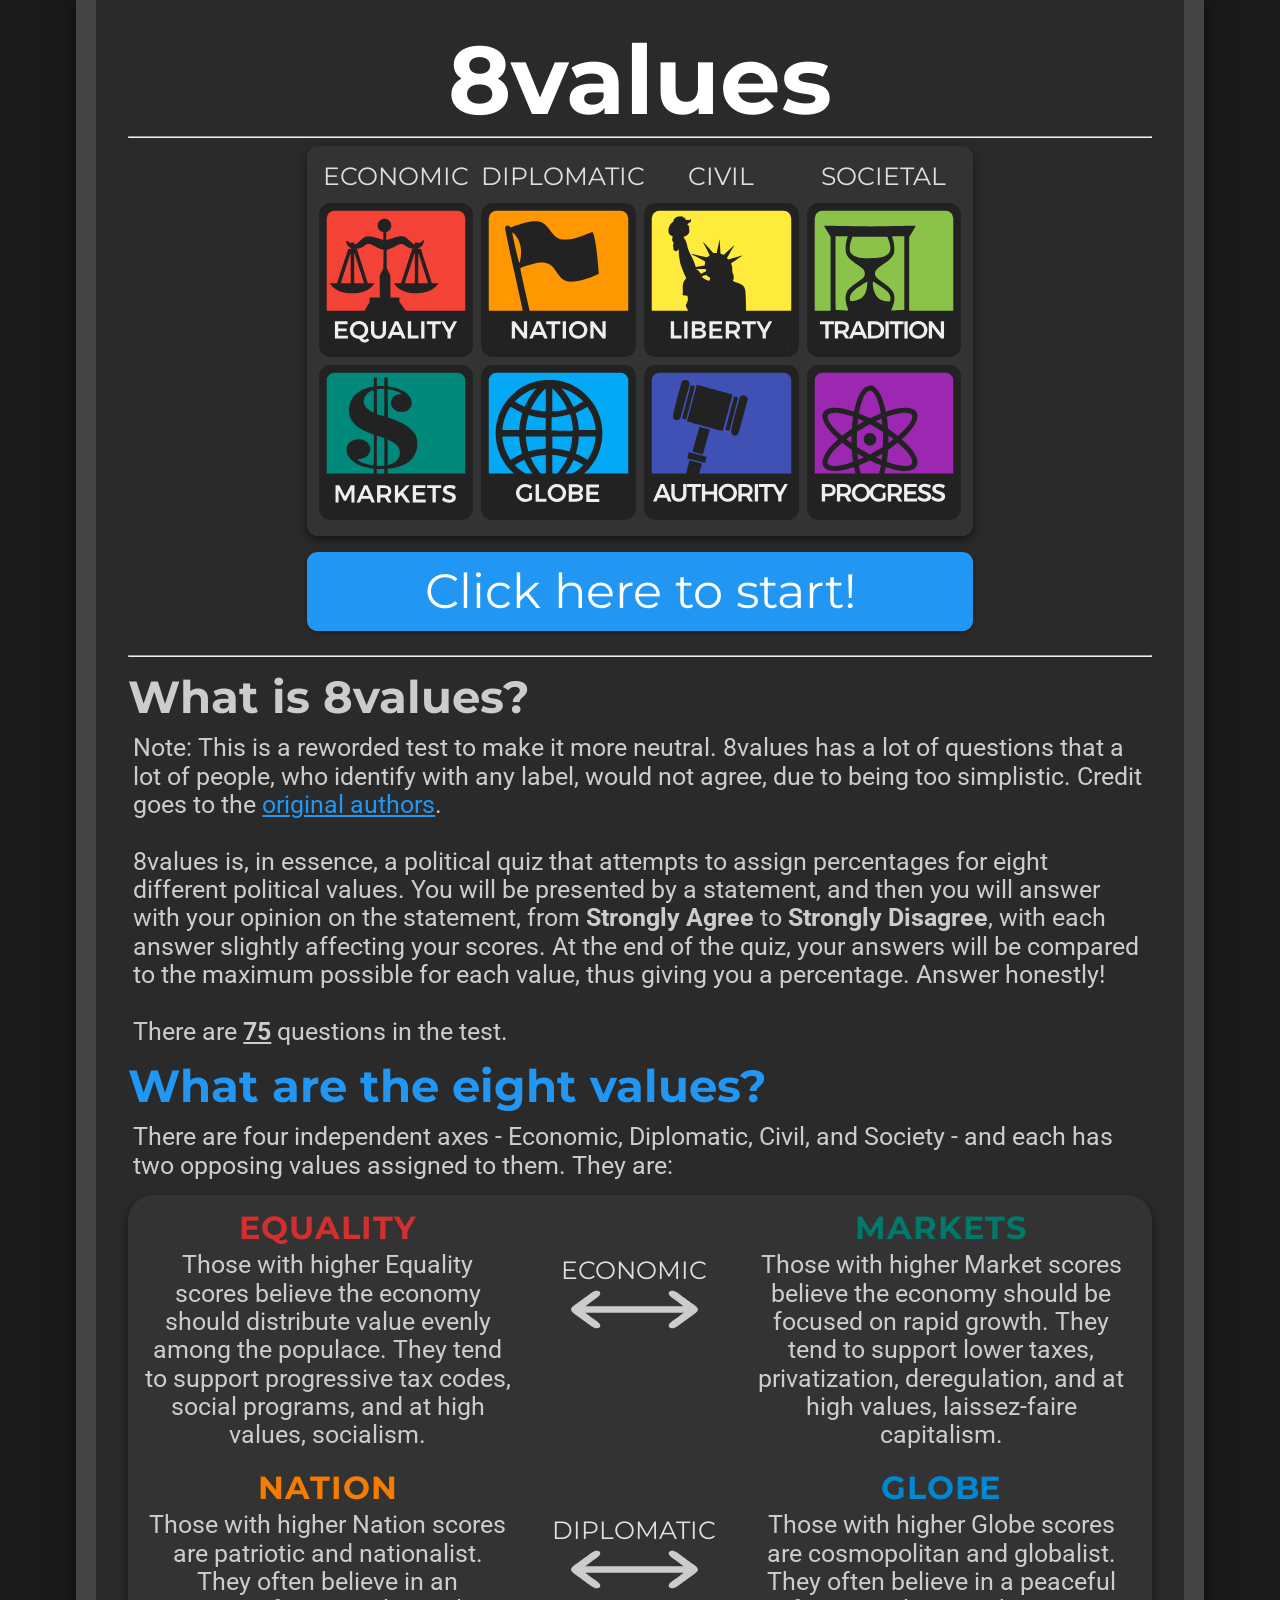
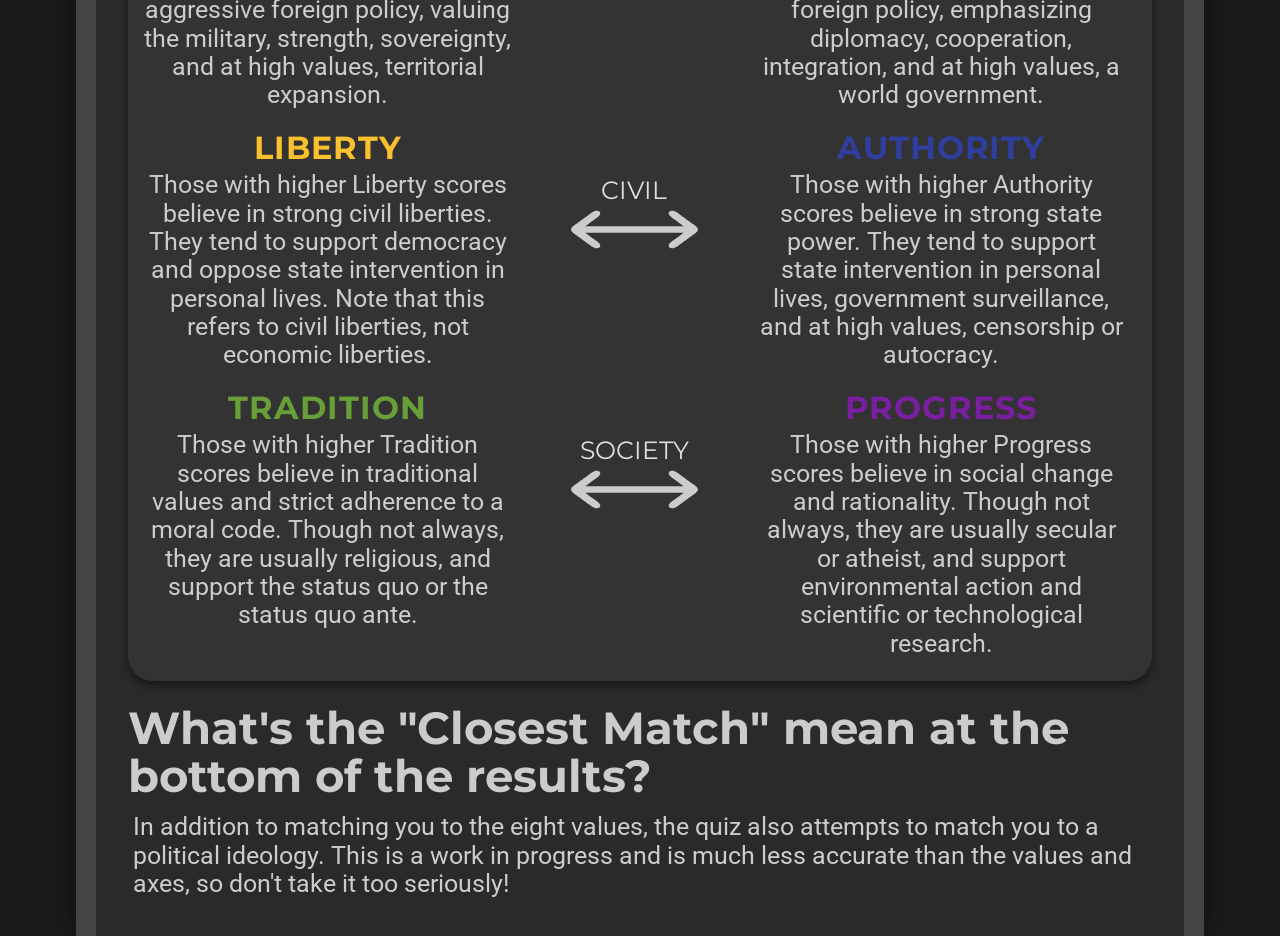
<file: index.html>
<head>
<link href="https://fonts.googleapis.com/css?family=Montserrat:300,400,700|Roboto:400,700" rel="stylesheet">
<link href='style.css' rel='stylesheet' type='text/css'>
<title>8values</title>
<link rel="icon" type="x-icon" href="icon.png">
<link rel="shortcut icon" type="x-icon" href="icon.png">
<meta charset="utf-8">
</head>
<body>
<h1>8values</h1>
<hr>
<div class="center">
    <div class="axis_name quadcolumn">ECONOMIC</div>
    <div class="axis_name quadcolumn">DIPLOMATIC</div>
    <div class="axis_name quadcolumn">CIVIL</div>
    <div class="axis_name quadcolumn">SOCIETAL</div>
    <a href="#anchor"><img src="value_images/equality.svg" class="quadcolumn"></a>
    <a href="#anchor"><img src="value_images/nation.svg" class="quadcolumn"></a>
    <a href="#anchor"><img src="value_images/liberty.svg" class="quadcolumn"></a>
    <a href="#anchor"><img src="value_images/tradition.svg" class="quadcolumn"></a>
    <a href="#anchor"><img src="value_images/markets.svg" class="quadcolumn"></a>
    <a href="#anchor"><img src="value_images/globe.svg" class="quadcolumn"></a>
    <a href="#anchor"><img src="value_images/authority.svg" class="quadcolumn"></a>
    <a href="#anchor"><img src="value_images/progress.svg" class="quadcolumn"></a>
</div>
<br>
<button class="button" onclick="location.href='instructions.html';" style="font-size:36pt;">Click here to start!</button>
<br><hr>
<h2>What is 8values?</h2>
    <p>Note: This is a reworded test to make it more neutral. 8values has a lot of questions that a lot of people, who identify with any label, would not agree, due to being too simplistic. Credit goes to the <a href="https://github.com/8values/8values.github.io">original authors</a>.<br><br>8values is, in essence, a political quiz that attempts to assign percentages for eight different political values. You will be presented by a statement, and then you will answer with your opinion on the statement, from <b>Strongly Agree</b> to <b>Strongly Disagree</b>, with each answer slightly affecting your scores. At the end of the quiz, your answers will be compared to the maximum possible for each value, thus giving you a percentage. Answer honestly!<br/><br/>
    There are <b><u><span id="numOfQuestions"></span></u></b> questions in the test.</p>

<h2><a id="anchor">What are the eight values?</a></h2>
    <p>There are four independent axes - Economic, Diplomatic, Civil, and Society - and each has two opposing values assigned to them. They are:</p>
    <div class="explanation_bg">
        <div class="spacer">
            <div class="explanation_blurb_left">
                <p class="value"><b style="color:#d32f2f;">EQUALITY</b></p>
                <p class="blurb-text">
                    Those with higher Equality scores believe the economy should distribute value evenly among the populace. They tend to support progressive tax codes, social programs, and at high values, socialism.
                </p>
            </div>
            <div class="explanation_axis">
                <p class="axis_name">ECONOMIC</p>
                <img class="arrow" src="double_arrow.svg"></img>
            </div>
            <div class="explanation_blurb_right">
                <p class="value"><b style="color:#00796b;">MARKETS</b></p>
                <p class="blurb-text">
                    Those with higher Market scores believe the economy should be focused on rapid growth. They tend to support lower taxes, privatization, deregulation, and at high values, laissez-faire capitalism.
                </p>
            </div>
        </div>
        <div class="spacer">
            <div class="explanation_blurb_left">
                <p class="value"><b style="color:#f57c00;">NATION</b></p>
                <p class="blurb-text">
                    Those with higher Nation scores are patriotic and nationalist. They often believe in an aggressive foreign policy, valuing the military, strength, sovereignty, and at high values, territorial expansion.
                </p>
            </div>
            <div class="explanation_axis">
                <p class="axis_name">DIPLOMATIC</p>
                <img class="arrow" src="double_arrow.svg"></img>
            </div>
            <div class="explanation_blurb_right">
                <p class="value"><b style="color:#0288d1;">GLOBE</b></p>
                <p class="blurb-text">
                    Those with higher Globe scores are cosmopolitan and globalist. They often believe in a peaceful foreign policy, emphasizing diplomacy, cooperation, integration, and at high values, a world government.
                </p>
            </div>
        </div>
        <div class="spacer">
            <div class="explanation_blurb_left">
                <p class="value"><b style="color:#fbc02d;">LIBERTY</b></p>
                <p class="blurb-text">
                    Those with higher Liberty scores believe in strong civil liberties. They tend to support democracy and oppose state intervention in personal lives. Note that this refers to civil liberties, not economic liberties.
                </p>
            </div>
            <div class="explanation_axis">
                <p class="axis_name">CIVIL</p>
                <img class="arrow" src="double_arrow.svg"></img>
            </div>
            <div class="explanation_blurb_right">
                <p class="value"><b style="color:#303f9f;">AUTHORITY</b></p>
                <p class="blurb-text">
                    Those with higher Authority scores believe in strong state power. They tend to support state intervention in personal lives, government surveillance, and at high values, censorship or autocracy.
                </p>
            </div>
        </div>
        <div class="spacer">
            <div class="explanation_blurb_left">
                <p class="value"><b style="color:#689f38;">TRADITION</b></p>
                <p class="blurb-text">
                    Those with higher Tradition scores believe in traditional values and strict adherence to a moral code. Though not always, they are usually religious, and support the status quo or the status quo ante.
                </p>
            </div>
            <div class="explanation_axis">
                <p class="axis_name">SOCIETY</p>
                <img class="arrow" src="double_arrow.svg"></img>
            </div>
            <div class="explanation_blurb_right">
                <p class="value"><b style="color:#7b1fa2;">PROGRESS</b></p>
                <p class="blurb-text">
                    Those with higher Progress scores believe in social change and rationality. Though not always, they are usually secular or atheist, and support environmental action and scientific or technological research.
                </p>
            </div>
        </div>
        <br/>
    </div>

<h2 style="margin-top: 17pt;">What's the "Closest Match" mean at the bottom of the results?</h2>
    <p>In addition to matching you to the eight values, the quiz also attempts to match you to a political ideology. This is a work in progress and is much less accurate than the values and axes, so don't take it too seriously!</p>
<!-- This is the script for the page itself -->
<script type="application/javascript"src="questions.js"></script>
<script type="text/javascript">
    document.getElementById("numOfQuestions").innerHTML = questions.length;
</script>
</body>
</file>
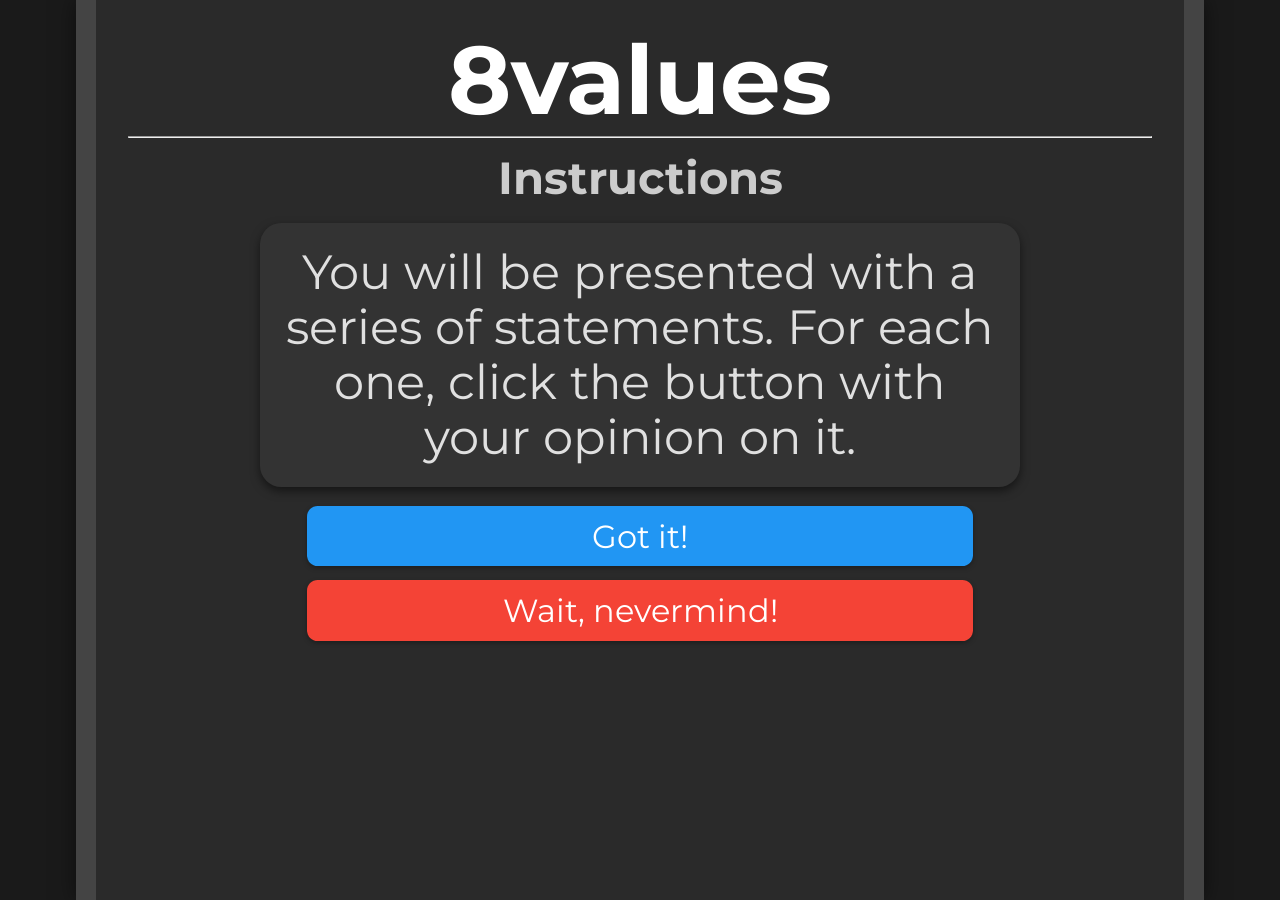
<file: instructions.html>
<head>
<link href="https://fonts.googleapis.com/css?family=Montserrat:300,400,700|Roboto:400,700" rel="stylesheet">
<link href='style.css' rel='stylesheet' type='text/css'>
<title>8values Quiz</title>
<link rel="icon" type="x-icon" href="icon.png">
<link rel="shortcut icon" type="x-icon" href="icon.png">
<meta charset="utf-8">
</head>
<body>

<h1>8values</h1>
<hr>
<h2 style="text-align:center;">Instructions</h2>
<p class="question">You will be presented with a series of statements. For each one, click the button with your opinion on it.</p>
<button class="button" onclick="location.href='quiz.html';">Got it!</button> <br>
<button class="button disagree" onclick="location.href='index.html';">Wait, nevermind!</button> <br>

<!-- Website visit statistics - no personal information is collected! -->
<script type="text/javascript">
var sc_project=11325211;
var sc_invisible=1;
var sc_security="fd9f0659";
var scJsHost = (("https:" == document.location.protocol) ?
"https://secure." : "http://www.");
document.write("<sc"+"ript type='text/javascript' src='" +
scJsHost+
"statcounter.com/counter/counter.js'></"+"script>");
</script>
<noscript><div class="statcounter"><a title="web stats"
href="http://statcounter.com/" target="_blank"><img
class="statcounter"
src="//c.statcounter.com/11325211/0/fd9f0659/1/" alt="web
stats"></a></div></noscript>
</body>
</file>
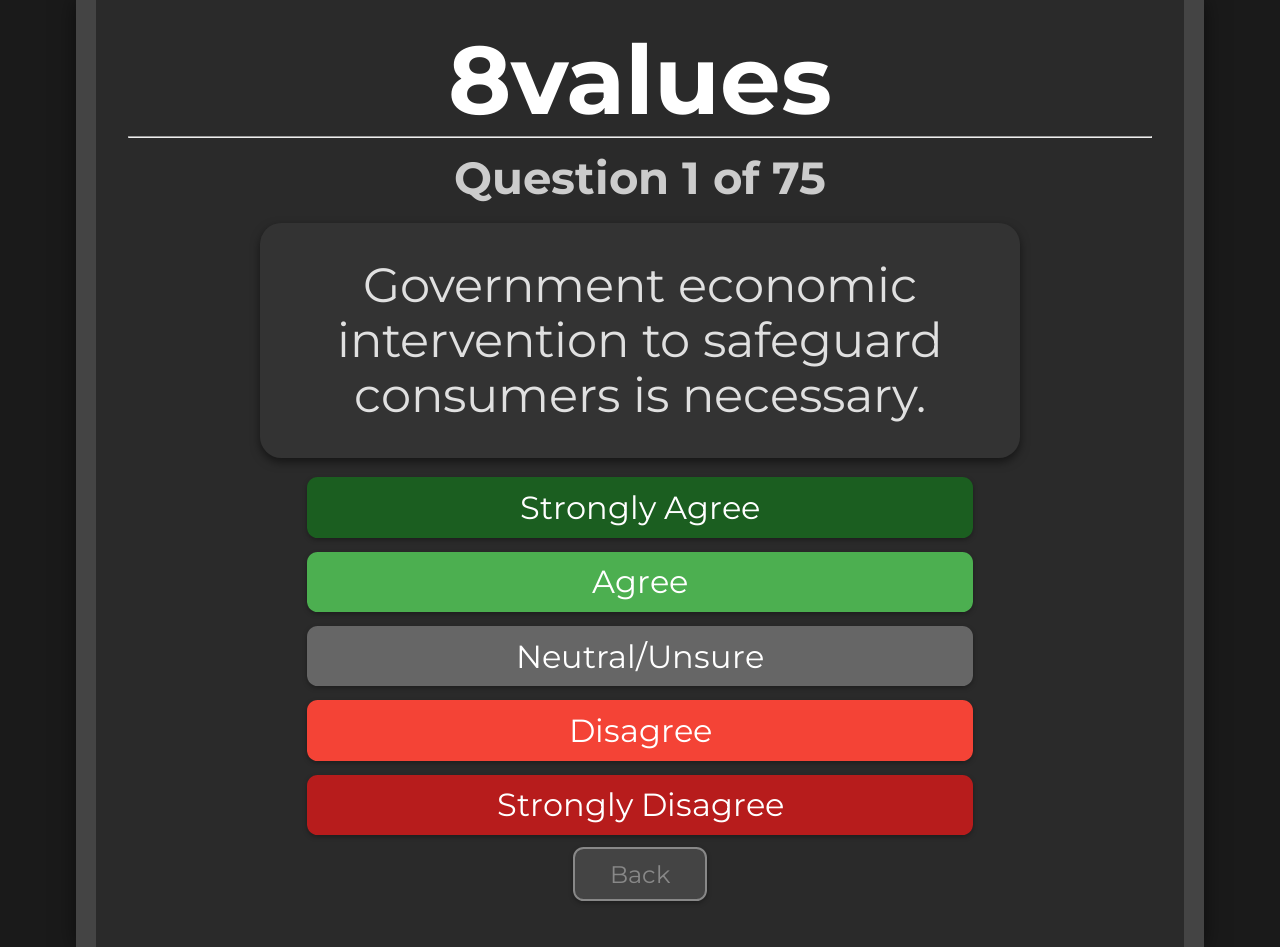
<file: quiz.html>
<head>
<link href="https://fonts.googleapis.com/css?family=Montserrat:300,400,700|Roboto:400,700" rel="stylesheet">
<link href='style.css' rel='stylesheet' type='text/css'>
<title>8values Quiz</title>
<link rel="icon" type="x-icon" href="icon.png">
<link rel="shortcut icon" type="x-icon" href="icon.png">
<meta charset="utf-8">
</head>
<body>
<script type="application/javascript"
        src="questions.js">
</script>
<h1>8values</h1>
<hr>
<h2 style="text-align:center;" id="question-number">Loading...</h2>
<p class="question" id="question-text"></p>
<button class="button stronglyAgree" onclick="next_question( 1.0)">Strongly Agree</button> <br>
<button class="button agree" onclick="next_question( 0.5)">Agree</button> <br>
<button class="button neutral" onclick="next_question( 0.0)">Neutral/Unsure</button> <br>
<button class="button disagree" onclick="next_question(-0.5)">Disagree</button> <br>
<button class="button stronglyDisagree" onclick="next_question(-1.0)">Strongly Disagree</button> <br>
<button class="small_button" onclick="prev_question()" id="back_button">Back</button>
<button class="small_button_off" id="back_button_off">Back</button><br>

<!-- JavaScript for the test itself -->
<script>
    var max_econ, max_dipl, max_govt, max_scty; // Max possible scores
    max_econ = max_dipl = max_govt = max_scty = 0;
    let econ_array = new Array(questions.length);
    let dipl_array = new Array(questions.length);
    let govt_array = new Array(questions.length);
    let scty_array = new Array(questions.length);
    var qn = 0; // Question number
    init_question();
    for (var i = 0; i < questions.length; i++) {
        max_econ += Math.abs(questions[i].effect.econ)
        max_dipl += Math.abs(questions[i].effect.dipl)
        max_govt += Math.abs(questions[i].effect.govt)
        max_scty += Math.abs(questions[i].effect.scty)
    }
    function init_question() {
        document.getElementById("question-text").innerHTML = questions[qn].question;
        document.getElementById("question-number").innerHTML = "Question " + (qn + 1) + " of " + (questions.length);
        if (qn == 0) {
            document.getElementById("back_button").style.display = 'none';
            document.getElementById("back_button_off").style.display = 'block';
        } else {
            document.getElementById("back_button").style.display = 'block';
            document.getElementById("back_button_off").style.display = 'none';
        }

    }

    function next_question(mult) {
        econ_array[qn] = mult*questions[qn].effect.econ
        dipl_array[qn] = mult*questions[qn].effect.dipl
        govt_array[qn] = mult*questions[qn].effect.govt
        scty_array[qn] = mult*questions[qn].effect.scty
        qn++;
        if (qn < questions.length) {
            init_question();
        } else {
            results();
        }
    }

    function prev_question() {
        if (qn == 0) {
            return;
        }
        qn--;
        init_question();
    }

    function calc_score(score,max) {
        return (100*(max+score)/(2*max)).toFixed(1)
    }

    function results() {
        let final_econ = econ_array.reduce((a, b) => a + b, 0)
        let final_dipl = dipl_array.reduce((a, b) => a + b, 0)
        let final_govt = govt_array.reduce((a, b) => a + b, 0)
        let final_scty = scty_array.reduce((a, b) => a + b, 0)
        location.href = `results.html`
            + `?e=${calc_score(final_econ,max_econ)}`
            + `&d=${calc_score(final_dipl,max_dipl)}`
            + `&g=${calc_score(final_govt,max_govt)}`
            + `&s=${calc_score(final_scty,max_scty)}`
    }
</script>
</body>
</file>
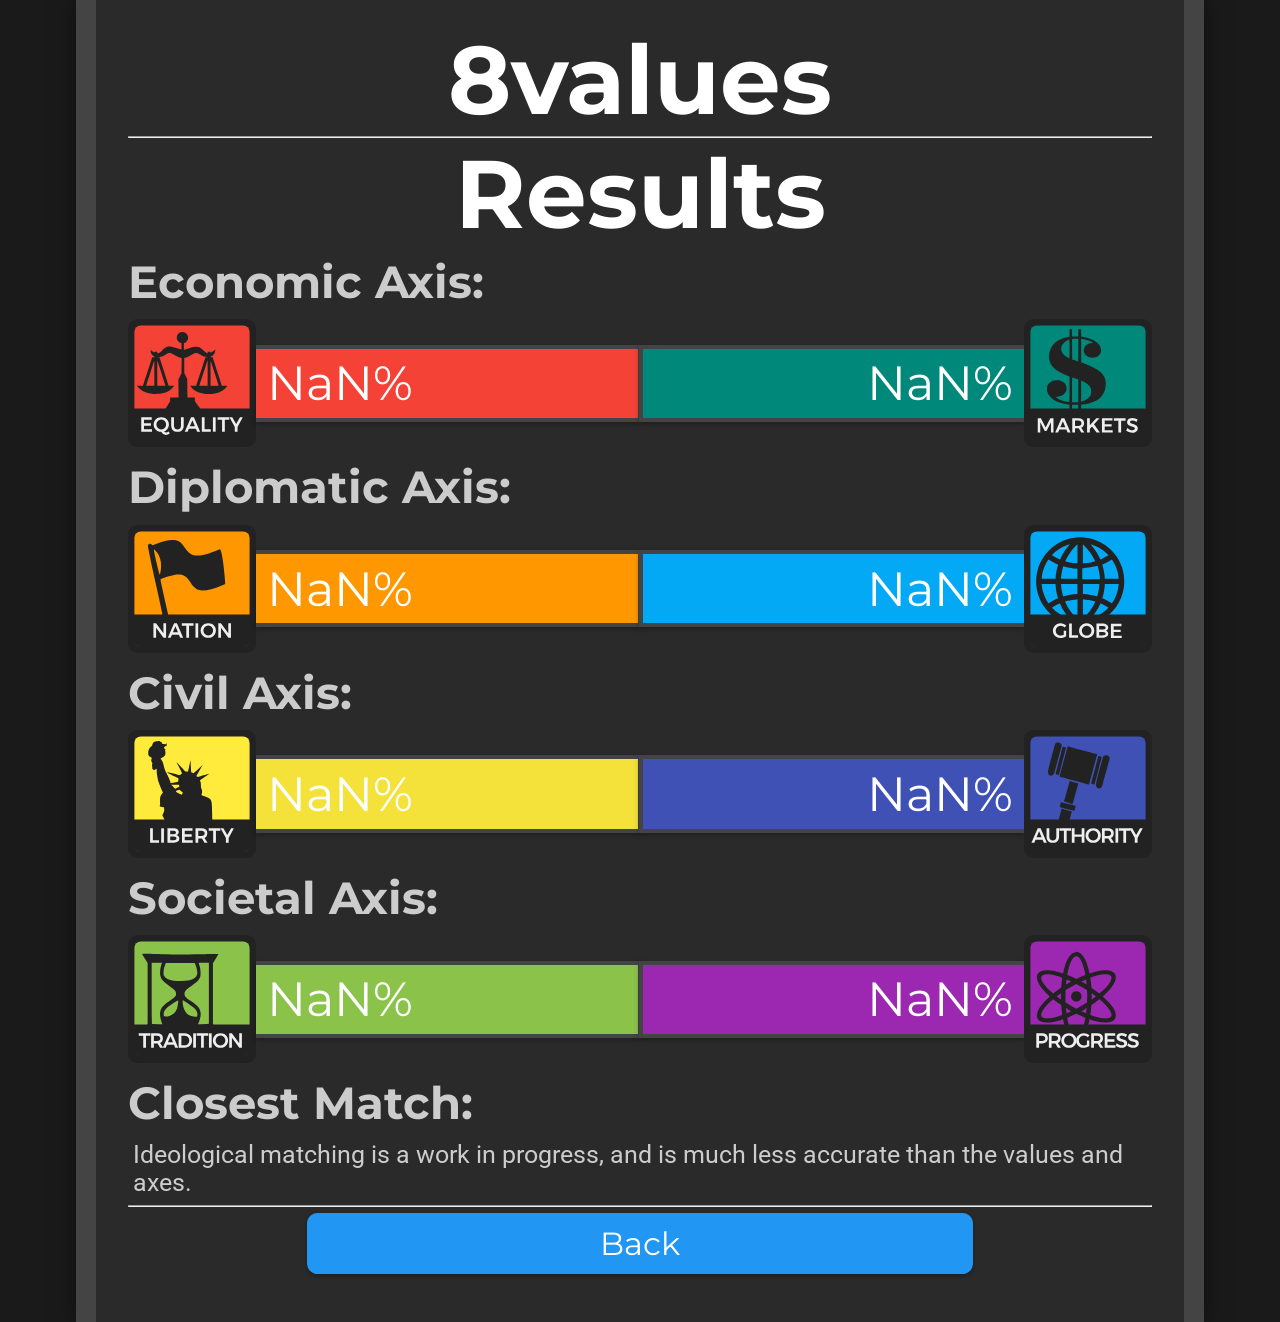
<file: results.html>
<head>
<link href="https://fonts.googleapis.com/css?family=Montserrat:300,400,700|Roboto:400,700" rel="stylesheet">
<link href='style.css' rel='stylesheet' type='text/css'>
<title>8values Results</title>
<link rel="icon" type="x-icon" href="icon.png">
<link rel="shortcut icon" type="x-icon" href="icon.png">
<meta charset="utf-8">
<script>
  version = "Test Edition #1" //Remember to update this before making changes to the test itself!
</script>
</head>
<script type="application/javascript"
        src="ideologies.js">
</script>

<body>
<h1>8values</h1>
<hr>

<h1>Results</h1>

<h2>Economic Axis: <span class="weight-300" id="economic-label"></span></h2>
<div class="axis">
    <img id="img-equality" src="value_images/equality.svg" height="128pt"/>
    <div class="bar equality" id="bar-equality"><div class="text-wrapper" id="equality"></div></div>
    <div class="bar wealth" id="bar-wealth"><div class="text-wrapper" id="wealth"></div></div>
    <img id="img-wealth" src="value_images/markets.svg" height="128pt"/>
</div>
<h2>Diplomatic Axis: <span class="weight-300" id="diplomatic-label"></span></h2>
<div class="axis">
    <img id="img-might" src="value_images/nation.svg" height="128pt"/>
    <div class="bar might" id="bar-might"><div class="text-wrapper" id="might"></div></div>
    <div class="bar peace" id="bar-peace"><div class="text-wrapper" id="peace"></div></div>
    <img id="img-peace" src="value_images/globe.svg" height="128pt"/>
</div>
<h2>Civil Axis: <span class="weight-300" id="state-label"></span></h2>
<div class="axis">
    <img id="img-liberty" src="value_images/liberty.svg" height="128pt"/>
    <div class="bar liberty" id="bar-liberty"><div class="text-wrapper" id="liberty"></div></div>
    <div class="bar authority" id="bar-authority"><div class="text-wrapper" id="authority"></div></div>
    <img id="img-authority" src="value_images/authority.svg" height="128pt"/>
</div>
<h2>Societal Axis: <span class="weight-300" id="society-label"></span></h2>
<div class="axis">
    <img id="img-tradition" src="value_images/tradition.svg" height="128pt"/>
    <div class="bar tradition" id="bar-tradition"><div class="text-wrapper" id="tradition"></div></div>
    <div class="bar progress" id="bar-progress"><div class="text-wrapper" id="progress"></div></div>
    <img id="img-progress" src="value_images/progress.svg" height="128pt"/>
</div>
<h2>Closest Match: <span class="weight-300" id="ideology-label"></span></h2>
<p>Ideological matching is a work in progress, and is much less accurate than the values and axes.</p>
<hr/>
<button class="button" onclick="location.href='index.html';">Back</button> <br>
<script>
    function getQueryVariable(variable)
    {
           var query = window.location.search.substring(1)
           var vars = query.split("&")
           for (var i=0;i<vars.length;i++) {
                   var pair = vars[i].split("=")
                   if(pair[0] == variable) {return pair[1]}
           }
           return(NaN);
    }

    function setBarValue(name, value) {
        innerel = document.getElementById(name)
        outerel = document.getElementById("bar-" + name)
        outerel.style.width = (value + "%")
        innerel.innerHTML = (value + "%")
        if (innerel.offsetWidth + 20 > outerel.offsetWidth) {
            innerel.style.visibility = "hidden"
        }
    }

    econArray = ["Communist","Socialist","Social","Centrist","Market","Capitalist","Laissez-Faire"]
    diplArray = ["Cosmopolitan","Internationalist","Peaceful","Balanced","Patriotic","Nationalist","Chauvinist"]
    govtArray = ["Anarchist","Libertarian","Liberal","Moderate","Statist","Authoritarian","Totalitarian"]
    sctyArray = ["Revolutionary","Very Progressive","Progressive","Neutral","Traditional","Very Traditional","Reactionary"]

    function setLabel(val,ary) {
        if (val > 100) { return "" } else
        if (val > 90) { return ary[0] } else
        if (val > 75) { return ary[1] } else
        if (val > 60) { return ary[2] } else
        if (val >= 40) { return ary[3] } else
        if (val >= 25) { return ary[4] } else
        if (val >= 10) { return ary[5] } else
        if (val >= 0) { return ary[6] } else
        	{return ""}
    }

    equality  = getQueryVariable("e")
    peace     = getQueryVariable("d")
    liberty   = getQueryVariable("g")
    progress  = getQueryVariable("s")
    wealth    = (100 - equality).toFixed(1)
    might     = (100 - peace   ).toFixed(1)
    authority = (100 - liberty ).toFixed(1)
    tradition = (100 - progress).toFixed(1)

    setBarValue("equality", equality)
    setBarValue("wealth", wealth)
    setBarValue("peace", peace)
    setBarValue("might", might)
    setBarValue("liberty", liberty)
    setBarValue("authority", authority)
    setBarValue("progress", progress)
    setBarValue("tradition", tradition)

    document.getElementById("economic-label").innerHTML = setLabel(equality, econArray)
    document.getElementById("diplomatic-label").innerHTML = setLabel(peace, diplArray)
    document.getElementById("state-label").innerHTML = setLabel(liberty, govtArray)
    document.getElementById("society-label").innerHTML = setLabel(progress, sctyArray)

    ideology = ""
    ideodist = Infinity
    for (var i = 0; i < ideologies.length; i++) {
        dist = 0
        dist += Math.pow(Math.abs(ideologies[i].stats.econ - equality), 2)
        dist += Math.pow(Math.abs(ideologies[i].stats.govt - liberty), 2)
        dist += Math.pow(Math.abs(ideologies[i].stats.dipl - peace), 1.73856063)
        dist += Math.pow(Math.abs(ideologies[i].stats.scty - progress), 1.73856063)
        if (dist < ideodist) {
            ideology = ideologies[i].name
            ideodist = dist
        }
    }
    document.getElementById("ideology-label").innerHTML = ideology

    function createImage(src, x, y, w, h) {
        img = new Image ()
        img.src = src
        img.onLoad = function() {
            ctx.drawImage(img, x, y, w, h)
        }
    }

    window.onload = function() {
        var c = document.createElement("canvas")
        var ctx = c.getContext("2d")
        c.width = 800;
        c.height = 650;
        ctx.fillStyle = "#EEEEEE"
        ctx.fillRect(0,0,800,650);

        img = document.getElementById("img-equality")
        ctx.drawImage(img, 20, 170, 100, 100);
        img = document.getElementById("img-wealth")
        ctx.drawImage(img, 680, 170, 100, 100)
        img = document.getElementById("img-might")
        ctx.drawImage(img, 20, 290, 100, 100)
        img = document.getElementById("img-peace")
        ctx.drawImage(img, 680, 290, 100, 100)
        img = document.getElementById("img-liberty")
        ctx.drawImage(img, 20, 410, 100, 100)
        img = document.getElementById("img-authority")
        ctx.drawImage(img, 680, 410, 100, 100)
        img = document.getElementById("img-tradition")
        ctx.drawImage(img, 20, 530, 100, 100)
        img = document.getElementById("img-progress")
        ctx.drawImage(img, 680, 530, 100, 100)

        ctx.fillStyle="#222222"
        ctx.fillRect(120, 180, 560, 80)
        ctx.fillRect(120, 300, 560, 80)
        ctx.fillRect(120, 420, 560, 80)
        ctx.fillRect(120, 540, 560, 80)
        ctx.fillStyle="#f44336"
        ctx.fillRect(120, 184, 5.6*equality-2, 72)
        ctx.fillStyle="#00897b"
        ctx.fillRect(682-5.6*wealth, 184, 5.6*wealth-2, 72)
        ctx.fillStyle="#ff9800"
        ctx.fillRect(120, 304, 5.6*might-2, 72)
        ctx.fillStyle="#03a9f4"
        ctx.fillRect(682-5.6*peace, 304, 5.6*peace-2, 72)
        ctx.fillStyle="#ffeb3b"
        ctx.fillRect(120, 424, 5.6*liberty-2, 72)
        ctx.fillStyle="#3f51b5"
        ctx.fillRect(682-5.6*authority, 424, 5.6*authority-2, 72)
        ctx.fillStyle="#8bc34a"
        ctx.fillRect(120, 544, 5.6*tradition-2, 72)
        ctx.fillStyle="#9c27b0"
        ctx.fillRect(682-5.6*progress, 544, 5.6*progress-2, 72)
        ctx.fillStyle="#222222"
        ctx.font="700 80px Montserrat"
        ctx.textAlign="left"
        ctx.fillText("8values", 20, 90)
        ctx.font="50px Montserrat"
        ctx.fillText(ideology, 20, 140)

        ctx.textAlign="left"
        if (equality  > 30) {ctx.fillText(equality + "%", 130, 237.5)}
        if (might     > 30) {ctx.fillText(might + "%", 130, 357.5)}
        if (liberty   > 30) {ctx.fillText(liberty + "%", 130, 477.5)}
        if (tradition > 30) {ctx.fillText(tradition + "%", 130, 597.5)}
        ctx.textAlign="right"
        if (wealth    > 30) {ctx.fillText(wealth + "%", 670, 237.5)}
        if (peace     > 30) {ctx.fillText(peace + "%", 670, 357.5)}
        if (authority > 30) {ctx.fillText(authority + "%", 670, 477.5)}
        if (progress  > 30) {ctx.fillText(progress + "%", 670, 597.5)}

        ctx.font="300 30px Montserrat"
        ctx.fillText("8values.github.io", 780, 60)
		ctx.fillText(version, 780, 90)
        ctx.textAlign="center"
        ctx.fillText("Economic Axis: " + document.getElementById("economic-label").innerHTML, 400, 175)
        ctx.fillText("Diplomatic Axis: " + document.getElementById("diplomatic-label").innerHTML, 400, 295)
        ctx.fillText("Civil Axis: " + document.getElementById("state-label").innerHTML, 400, 415)
        ctx.fillText("Societal Axis: " + document.getElementById("society-label").innerHTML, 400, 535)

        document.getElementById("banner").src = c.toDataURL();
    }
    </script>
</body>
</file>
<file: style.css>
html {
    background-color: #1a1a1a; /* Dark background */
    padding: 0;
    scroll-behavior: smooth;
}

body {
    width: 80%;
    min-height: calc(100vh - 4em);
    margin: 0 auto;
    padding: 2em;
    background-color: #2a2a2a; /* Darker body background */
    border-color: #444444; /* Muted border color */
    border-left-style: solid;
    border-right-style: solid;
    border-width: 20px;
    box-shadow: 0 0 20px rgba(0, 0, 0, 0.5); /* Soft shadow for depth */
}

p {
    color: #cccccc; /* Light gray text for better contrast */
    font-family: 'Roboto', sans-serif;
    font-size: 18.5pt;
    line-height: 1.15;
    margin: 4pt;
}

p.value {
    margin-top: 22px;
    margin-bottom: 22px;
    text-indent: -16pt;
    margin-left: 20pt;
    font-size: 24pt;
    line-height: 2.11666656px;
    letter-spacing: 0.03em;
    font-family: 'Montserrat';
    color: #e0e0e0; /* Slightly lighter for emphasis */
}

p.axis_name {
    margin-top: 50px;
    color: #e0e0e0; /* Light gray for axis names */
    font-size: 19pt;
    font-family: 'Montserrat';
}

p.question {
    margin: 16pt auto;
    color: #e0e0e0; /* Light gray for question text */
    font-family: 'Montserrat', sans-serif;
    font-weight: normal;
    width: 70%;
    min-width: 500pt;
    min-height: 144pt;
    background-color: #333333; /* Dark background for question box */
    padding: 16pt;
    border-radius: 16pt;
    font-size: 36pt;
    display: flex;
    justify-content: center;
    align-items: center;
    text-align: center;
    box-shadow: 0 4px 10px rgba(0, 0, 0, 0.5); /* Shadow for depth */
}

h1 {
    color: #ffffff; /* White for main heading */
    font-family: 'Montserrat', sans-serif;
    font-size: 72pt;
    text-align: center;
    line-height: 72pt;
    margin-top: 0pt;
    margin-bottom: 0pt;
}

h2 {
    color: #cccccc; /* Light gray for subheadings */
    font-family: 'Montserrat', sans-serif;
    font-size: 34pt;
    line-height: 36pt;
    margin-top: 12pt;
    margin-bottom: 10pt;
}

li {
    font-size: 16pt;
    color: #cccccc; /* Light gray for list items */
    text-indent: 16pt;
}

a {
    font-family: inherit;
    color: #2196f3; /* Blue link color */
}

div.center {
    background-color: #333333; /* Dark background for center div */
    font-family: 'Montserrat', sans-serif;
    border-radius: 8pt;
    padding: 6pt;
    color: white;
    width: 50%;
    min-width: 488pt;
    text-align: center;
    text-decoration: none;
    display: block;
    font-size: 24pt;
    margin: auto;
    box-shadow: 0 4px 10px rgba(0, 0, 0, 0.5); /* Shadow for depth */
}

img.quadcolumn {
    width: 23.75%;
    transition: transform .3s;
}

img.quadcolumn:hover {
    transform: scale(1.05);
}

div.quadcolumn {
    width: 23.75%;
}

div.axis_name {
    color: #e0e0e0; /* Light gray for axis names */
    font-size: 19pt;
    font-family: 'Montserrat';
    display: inline-block;
    padding-bottom: 8.65pt;
}

.spacer {
    display: flex;
}

.spacer > div {
    margin-top: 10px;
    display: inline-block;
    text-align: center;
}

.button {
    background-color: #2196f3; /* Muted blue */
    font-family: 'Montserrat', sans-serif;
    border: none;
    border-radius: 8pt;
    color: white;
    padding: 8pt;
    width: 50%;
    min-width: 500pt;
    text-align: center;
    text-decoration: none;
    display: block;
    font-size: 24pt;
    margin: -2px auto;
    cursor: pointer;
    box-shadow: 0 2px 5px rgba(0, 0, 0, 0.3); /* Button shadow */
    transition: background 0.3s, transform 0.2s; /* Smooth transition */
}

.button:hover, .button:focus {
    background: #1687e0; /* Darker blue on hover */
    transform: translateY(-2px); /* Slight lift effect on hover */
}

.stronglyAgree {
    background: #1b5e20; /* Dark green */
}

.stronglyAgree:hover, .stronglyAgree:focus {
    background: #154a19; /* Darker green on hover */
}

.agree {
    background: #4caf50; /* Muted green */
}

.agree:hover, .agree:focus {
    background: #29942e; /* Darker green on hover */
}

.neutral {
    background: #666666; /* Muted gray */
}

.neutral:hover, .neutral:focus {
    background: #444444; /* Darker gray on hover */
}

.disagree {
    background: #f44336; /* Muted red */
}

.disagree:hover, .disagree:focus {
    background: #d6271a; /* Darker red on hover */
}

.stronglyDisagree {
    background: #b71c1c; /* Darker red */
}

.stronglyDisagree:hover, .stronglyDisagree:focus {
    background: #a00e0e; /* Darker red on hover */
}

.small_button, .small_button_off {
    background-color: #333; /* Darker button */
    font-family: 'Montserrat', sans-serif;
    border: none;
    border-radius: 8pt;
    color: white;
    padding: 8pt;
    width: 10%;
    min-width: 100pt;
    text-align: center;
    text-decoration: none;
    display: block;
    font-size: 18pt;
    margin: -2px auto;
    cursor: pointer;
    box-shadow: 0 2px 5px rgba(0, 0, 0, 0.3); /* Button shadow */
}

.small_button:hover, .small_button:focus {
    background: #222; /* Darker on hover */
}

.small_button_off {
    background-color: #444; /* Muted gray */
    color: #888;
    border: 2px solid #888;
    cursor: not-allowed;
    margin: -4px auto;
}

.arrow {
    width: 60%;
    height: auto;
}

div.explanation_blurb_left {
    vertical-align: top;
    width: 37%;
    margin-left: 1%;
    margin-right: 1%;
}

div.explanation_blurb_right {
    vertical-align: top;
    width: 37%;
    margin-left: 1%;
    margin-right: 1%;
}

div.explanation_axis {
    width: 20.9%;
    vertical-align: top;
}

div.axis {
    width: 100%;
    display: flex;
    align-items: center;
    justify-content: center;
}

div.bar {
    height: 36pt;
    line-height: 36pt;
    padding: 8pt;
    margin-top: 4pt;
    margin-bottom: 4pt;
    border-width: 4px;
    border-right-width: 1px;
    border-top-style: solid;
    border-bottom-style: solid;
    border-color: #444444; /* Muted border color */
    background-color: #444444; /* Darker bar background */
    display: block;
    width: 50%;
    box-shadow: 0 2px 5px rgba(0, 0, 0, 0.3); /* Shadow for bars */
}

div.text-wrapper {
    font-family: 'Montserrat', sans-serif;
    font-size: 36pt;
    line-height: 36pt;
    color: #ffffff; /* White for text */
    display: inline-block;
}

div.equality {
    background-color: #f44336; /* Muted red */
    text-align: left;
    border-right-style: solid;
}

div.wealth {
    background-color: #00897b; /* Muted teal */
    text-align: right;
    border-left-style: solid;
}

div.liberty {
    background-color: #f4e23a; /* Muted yellow */
    text-align: left;
    border-right-style: solid;
}

div.authority {
    background-color: #3f51b5; /* Muted blue */
    text-align: right;
    border-left-style: solid;
}

div.peace {
    background-color: #03a9f4; /* Muted light blue */
    text-align: right;
    border-left-style: solid;
}

div.might {
    background-color: #ff9800; /* Muted orange */
    text-align: left;
    border-right-style: solid;
}

div.progress {
    background-color: #9c27b0; /* Muted purple */
    text-align: right;
    border-left-style: solid;
}

div.tradition {
    background-color: #8bc34a; /* Muted green */
    text-align: left;
    border-right-style: solid;
}

span.weight-300 {
    font-weight: 300;
}

.explanation_bg {
    background-color: #333333; /* Darker background for explanation */
    border-radius: 25px;
    margin-top: 15px;
    box-shadow: 0 4px 10px rgba(0, 0, 0, 0.5); /* Shadow for depth */
}

#banner {
    border-color: #444444; /* Muted border color */
    border-style: solid;
    border-width: 2px;
    border-radius: 8pt;
    display: block;
    margin: 8pt;
    margin-left: auto;
    margin-right: auto;
    box-shadow: 0 4px 10px rgba(0, 0, 0, 0.5); /* Shadow for depth */
}
</file>
